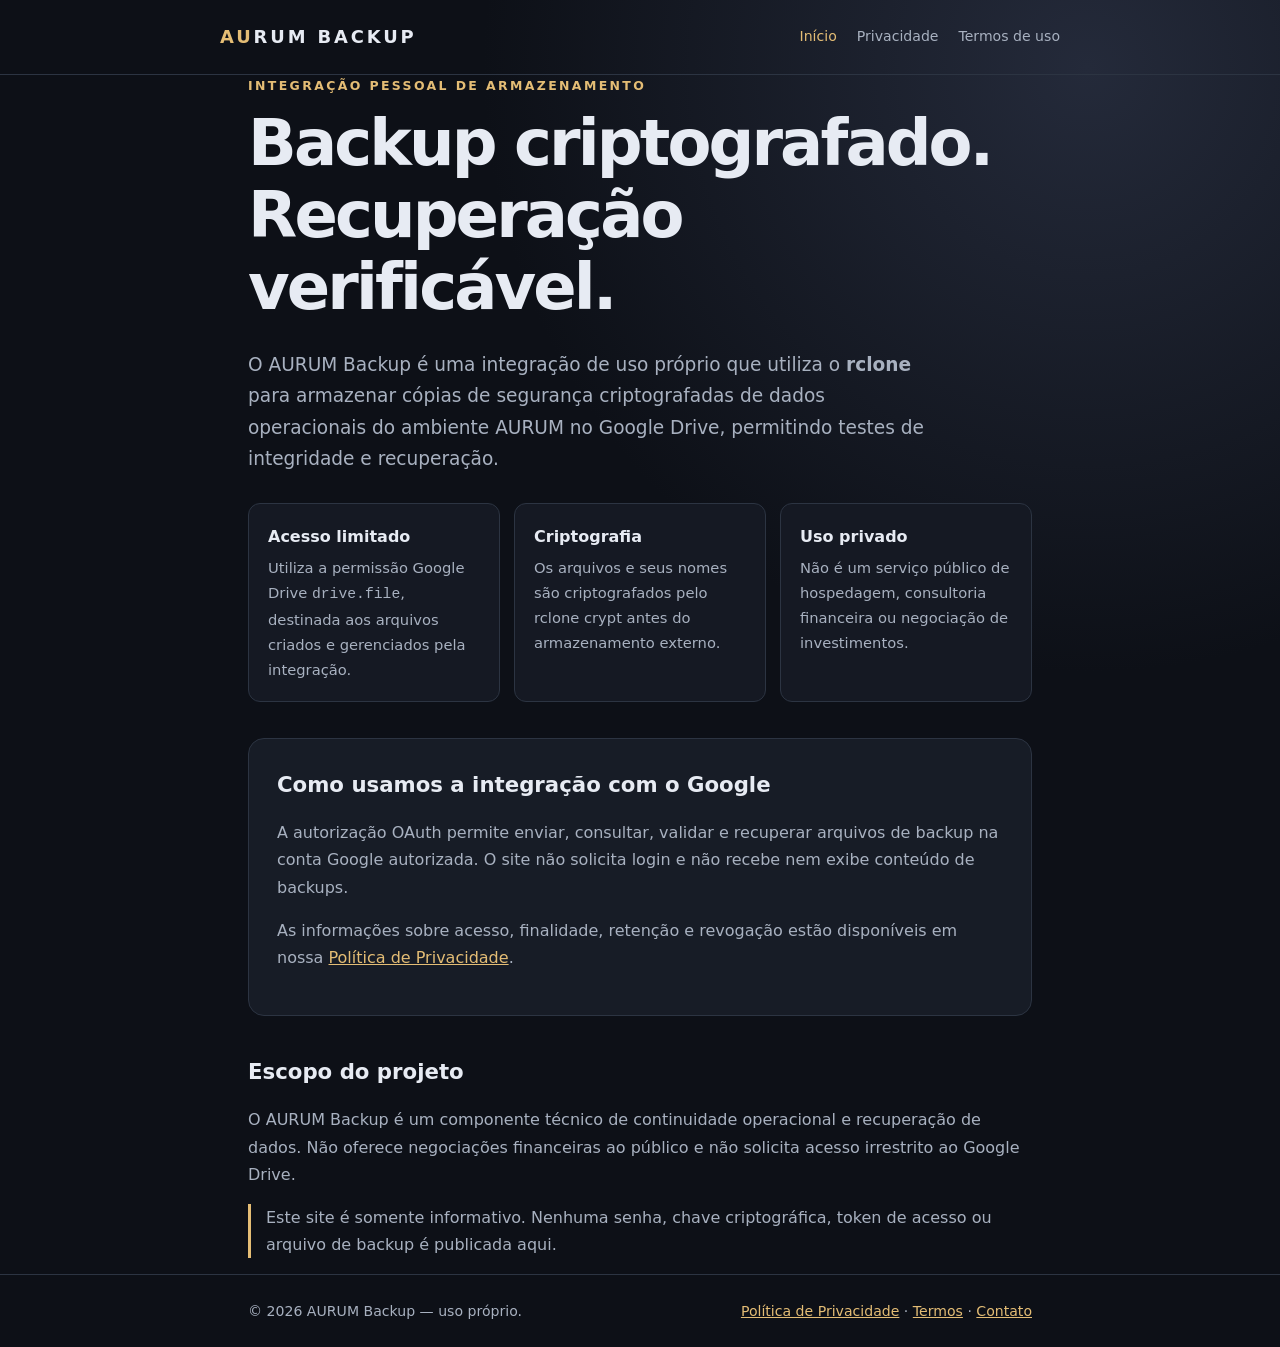
<file: index.html>
<!doctype html>
<html lang="pt-BR">
<head>
  <meta charset="utf-8">
  <meta name="viewport" content="width=device-width, initial-scale=1">
  <meta name="description" content="AURUM Backup: integração pessoal de backup criptografado com Google Drive por meio do rclone.">
  <title>AURUM Backup — Backup criptografado e recuperação</title>
  <link rel="stylesheet" href="style.css">
</head>
<body>
  <header><div class="shell top"><a class="brand" href="./"><b>AU</b>RUM <span>BACKUP</span></a><nav aria-label="Navegação principal"><a href="./" aria-current="page">Início</a><a href="privacidade.html">Privacidade</a><a href="termos.html">Termos de uso</a></nav></div></header>
  <main class="shell">
    <div class="eyebrow">Integração pessoal de armazenamento</div>
    <h1>Backup criptografado.<br>Recuperação verificável.</h1>
    <p class="lead">O AURUM Backup é uma integração de uso próprio que utiliza o <strong>rclone</strong> para armazenar cópias de segurança criptografadas de dados operacionais do ambiente AURUM no Google Drive, permitindo testes de integridade e recuperação.</p>
    <section class="facts" aria-label="Recursos"><div class="fact"><strong>Acesso limitado</strong><p>Utiliza a permissão Google Drive <code>drive.file</code>, destinada aos arquivos criados e gerenciados pela integração.</p></div><div class="fact"><strong>Criptografia</strong><p>Os arquivos e seus nomes são criptografados pelo rclone crypt antes do armazenamento externo.</p></div><div class="fact"><strong>Uso privado</strong><p>Não é um serviço público de hospedagem, consultoria financeira ou negociação de investimentos.</p></div></section>
    <section class="panel"><h2>Como usamos a integração com o Google</h2><p>A autorização OAuth permite enviar, consultar, validar e recuperar arquivos de backup na conta Google autorizada. O site não solicita login e não recebe nem exibe conteúdo de backups.</p><p>As informações sobre acesso, finalidade, retenção e revogação estão disponíveis em nossa <a href="privacidade.html">Política de Privacidade</a>.</p></section>
    <section><h2>Escopo do projeto</h2><p>O AURUM Backup é um componente técnico de continuidade operacional e recuperação de dados. Não oferece negociações financeiras ao público e não solicita acesso irrestrito ao Google Drive.</p></section>
    <p class="note">Este site é somente informativo. Nenhuma senha, chave criptográfica, token de acesso ou arquivo de backup é publicada aqui.</p>
  </main>
  <footer><div class="shell"><span>© 2026 AURUM Backup — uso próprio.</span><span><a href="privacidade.html">Política de Privacidade</a> · <a href="termos.html">Termos</a> · <a href="https://github.com/MarcelFortes/aurum-backup-site/issues">Contato</a></span></div></footer>
</body></html>
</file>
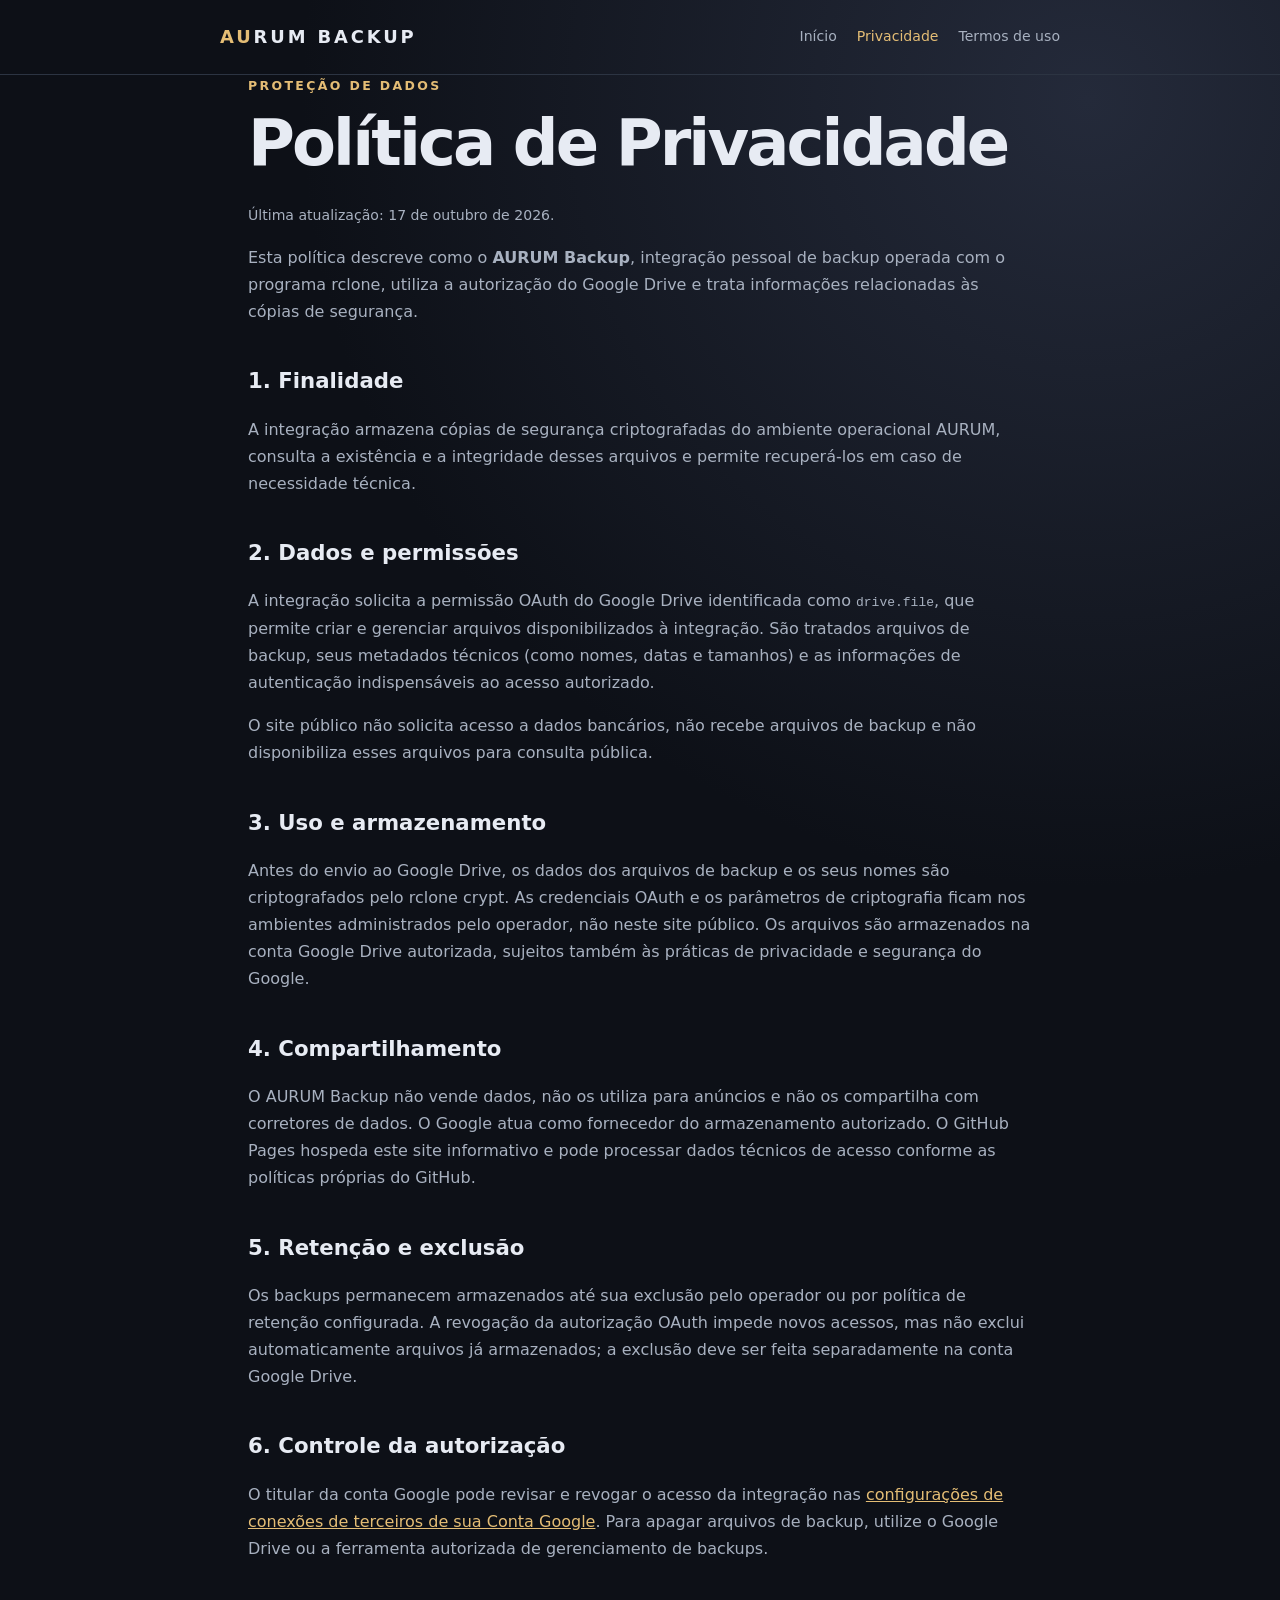
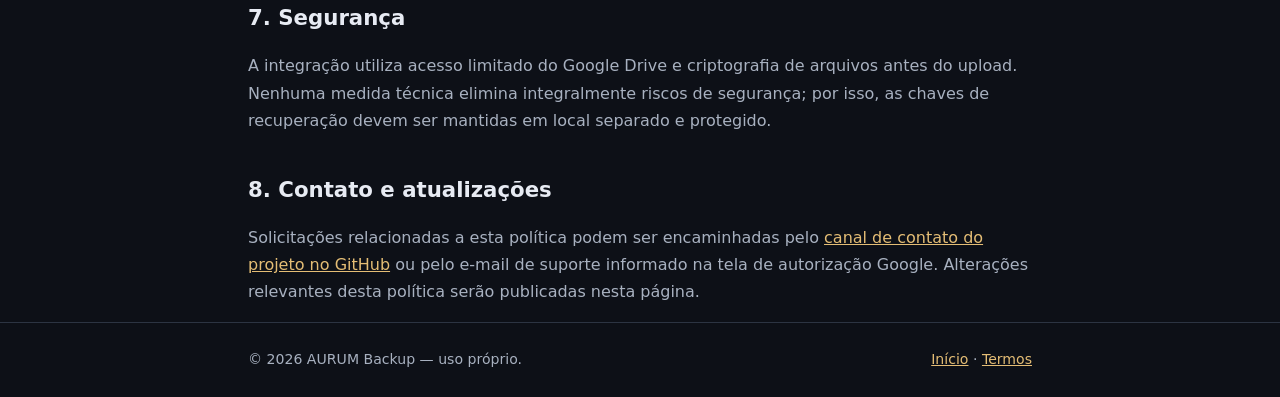
<file: privacidade.html>
<!doctype html>
<html lang="pt-BR">
<head><meta charset="utf-8"><meta name="viewport" content="width=device-width, initial-scale=1"><meta name="description" content="Política de Privacidade da integração AURUM Backup com o Google Drive."><title>Política de Privacidade — AURUM Backup</title><link rel="stylesheet" href="style.css"></head>
<body>
<header><div class="shell top"><a class="brand" href="./"><b>AU</b>RUM <span>BACKUP</span></a><nav aria-label="Navegação principal"><a href="./">Início</a><a href="privacidade.html" aria-current="page">Privacidade</a><a href="termos.html">Termos de uso</a></nav></div></header>
<main class="shell">
<div class="eyebrow">Proteção de dados</div><h1>Política de Privacidade</h1><p class="meta">Última atualização: 17 de outubro de 2026.</p>
<p>Esta política descreve como o <strong>AURUM Backup</strong>, integração pessoal de backup operada com o programa rclone, utiliza a autorização do Google Drive e trata informações relacionadas às cópias de segurança.</p>
<h2>1. Finalidade</h2><p>A integração armazena cópias de segurança criptografadas do ambiente operacional AURUM, consulta a existência e a integridade desses arquivos e permite recuperá-los em caso de necessidade técnica.</p>
<h2>2. Dados e permissões</h2><p>A integração solicita a permissão OAuth do Google Drive identificada como <code>drive.file</code>, que permite criar e gerenciar arquivos disponibilizados à integração. São tratados arquivos de backup, seus metadados técnicos (como nomes, datas e tamanhos) e as informações de autenticação indispensáveis ao acesso autorizado.</p><p>O site público não solicita acesso a dados bancários, não recebe arquivos de backup e não disponibiliza esses arquivos para consulta pública.</p>
<h2>3. Uso e armazenamento</h2><p>Antes do envio ao Google Drive, os dados dos arquivos de backup e os seus nomes são criptografados pelo rclone crypt. As credenciais OAuth e os parâmetros de criptografia ficam nos ambientes administrados pelo operador, não neste site público. Os arquivos são armazenados na conta Google Drive autorizada, sujeitos também às práticas de privacidade e segurança do Google.</p>
<h2>4. Compartilhamento</h2><p>O AURUM Backup não vende dados, não os utiliza para anúncios e não os compartilha com corretores de dados. O Google atua como fornecedor do armazenamento autorizado. O GitHub Pages hospeda este site informativo e pode processar dados técnicos de acesso conforme as políticas próprias do GitHub.</p>
<h2>5. Retenção e exclusão</h2><p>Os backups permanecem armazenados até sua exclusão pelo operador ou por política de retenção configurada. A revogação da autorização OAuth impede novos acessos, mas não exclui automaticamente arquivos já armazenados; a exclusão deve ser feita separadamente na conta Google Drive.</p>
<h2>6. Controle da autorização</h2><p>O titular da conta Google pode revisar e revogar o acesso da integração nas <a href="https://myaccount.google.com/connections">configurações de conexões de terceiros de sua Conta Google</a>. Para apagar arquivos de backup, utilize o Google Drive ou a ferramenta autorizada de gerenciamento de backups.</p>
<h2>7. Segurança</h2><p>A integração utiliza acesso limitado do Google Drive e criptografia de arquivos antes do upload. Nenhuma medida técnica elimina integralmente riscos de segurança; por isso, as chaves de recuperação devem ser mantidas em local separado e protegido.</p>
<h2>8. Contato e atualizações</h2><p>Solicitações relacionadas a esta política podem ser encaminhadas pelo <a href="https://github.com/MarcelFortes/aurum-backup-site/issues">canal de contato do projeto no GitHub</a> ou pelo e-mail de suporte informado na tela de autorização Google. Alterações relevantes desta política serão publicadas nesta página.</p>
</main><footer><div class="shell"><span>© 2026 AURUM Backup — uso próprio.</span><span><a href="./">Início</a> · <a href="termos.html">Termos</a></span></div></footer>
</body></html>
</file>
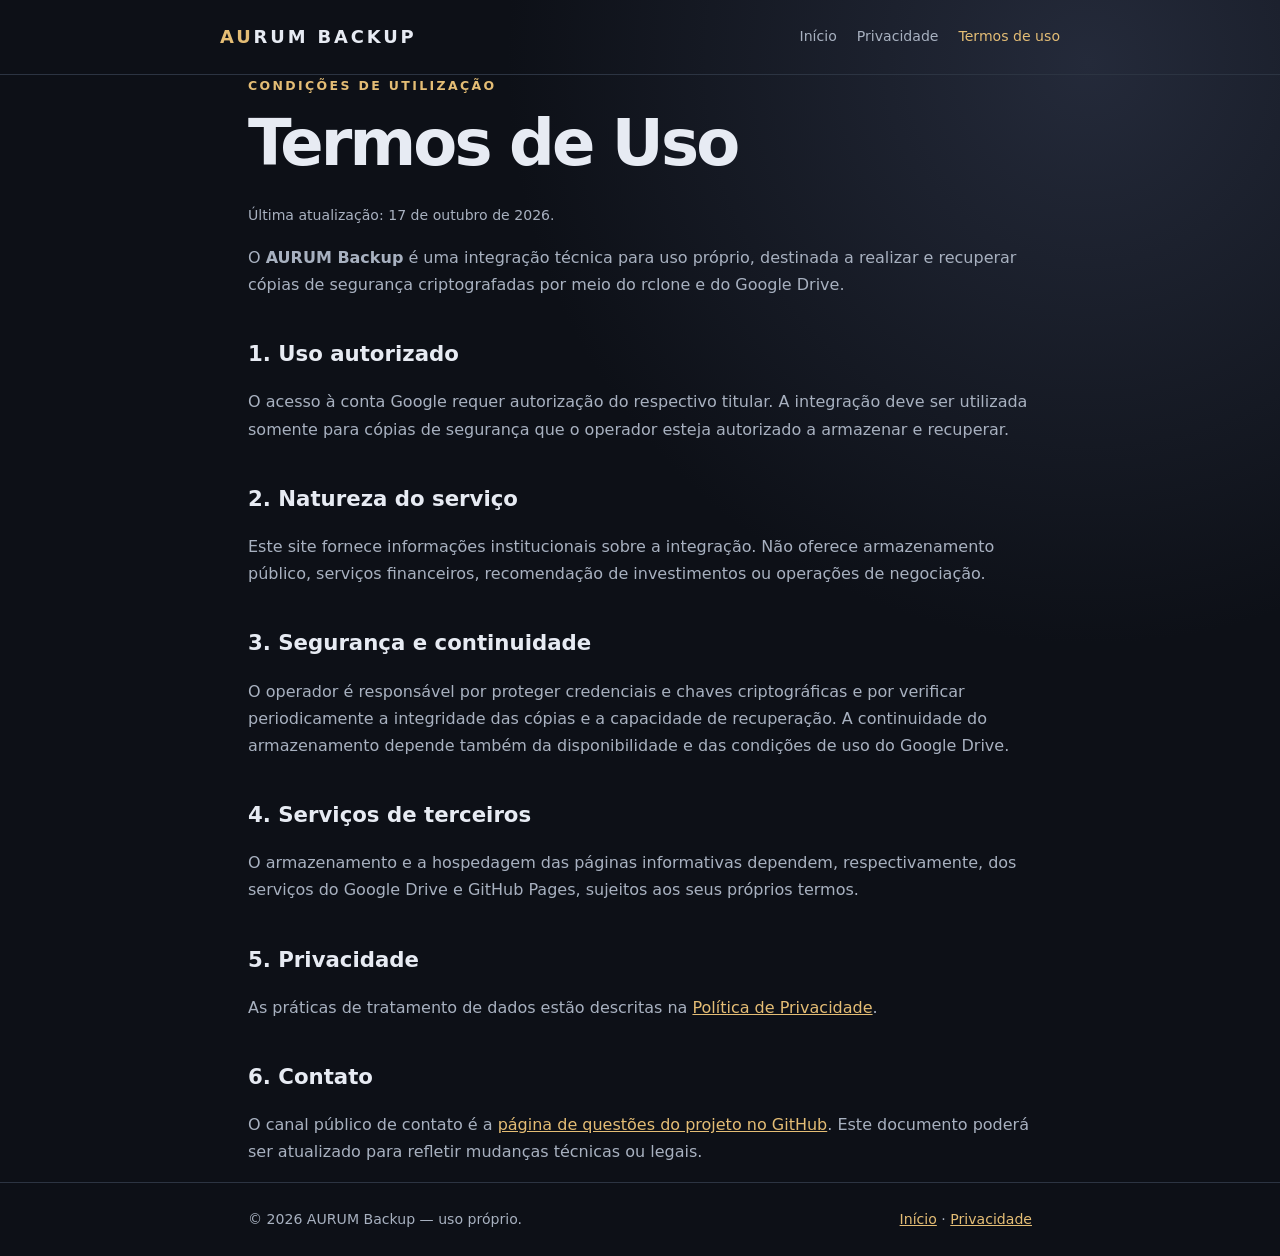
<file: termos.html>
<!doctype html>
<html lang="pt-BR">
<head><meta charset="utf-8"><meta name="viewport" content="width=device-width, initial-scale=1"><meta name="description" content="Termos de uso do AURUM Backup."><title>Termos de Uso — AURUM Backup</title><link rel="stylesheet" href="style.css"></head>
<body>
<header><div class="shell top"><a class="brand" href="./"><b>AU</b>RUM <span>BACKUP</span></a><nav aria-label="Navegação principal"><a href="./">Início</a><a href="privacidade.html">Privacidade</a><a href="termos.html" aria-current="page">Termos de uso</a></nav></div></header>
<main class="shell"><div class="eyebrow">Condições de utilização</div><h1>Termos de Uso</h1><p class="meta">Última atualização: 17 de outubro de 2026.</p><p>O <strong>AURUM Backup</strong> é uma integração técnica para uso próprio, destinada a realizar e recuperar cópias de segurança criptografadas por meio do rclone e do Google Drive.</p>
<h2>1. Uso autorizado</h2><p>O acesso à conta Google requer autorização do respectivo titular. A integração deve ser utilizada somente para cópias de segurança que o operador esteja autorizado a armazenar e recuperar.</p>
<h2>2. Natureza do serviço</h2><p>Este site fornece informações institucionais sobre a integração. Não oferece armazenamento público, serviços financeiros, recomendação de investimentos ou operações de negociação.</p>
<h2>3. Segurança e continuidade</h2><p>O operador é responsável por proteger credenciais e chaves criptográficas e por verificar periodicamente a integridade das cópias e a capacidade de recuperação. A continuidade do armazenamento depende também da disponibilidade e das condições de uso do Google Drive.</p>
<h2>4. Serviços de terceiros</h2><p>O armazenamento e a hospedagem das páginas informativas dependem, respectivamente, dos serviços do Google Drive e GitHub Pages, sujeitos aos seus próprios termos.</p>
<h2>5. Privacidade</h2><p>As práticas de tratamento de dados estão descritas na <a href="privacidade.html">Política de Privacidade</a>.</p>
<h2>6. Contato</h2><p>O canal público de contato é a <a href="https://github.com/MarcelFortes/aurum-backup-site/issues">página de questões do projeto no GitHub</a>. Este documento poderá ser atualizado para refletir mudanças técnicas ou legais.</p>
</main><footer><div class="shell"><span>© 2026 AURUM Backup — uso próprio.</span><span><a href="./">Início</a> · <a href="privacidade.html">Privacidade</a></span></div></footer>
</body></html>
</file>
<file: style.css>
:root{color-scheme:dark;--bg:#0d1017;--surface:#171c26;--stroke:#2c3442;--gold:#e4bd75;--fg:#e7ebf3;--muted:#a8b1c0}*{box-sizing:border-box}body{margin:0;background:radial-gradient(circle at 85% 5%,#242a3a 0%,transparent 36%),var(--bg);color:var(--fg);font-family:system-ui,-apple-system,BlinkMacSystemFont,"Segoe UI",Arial,sans-serif;line-height:1.7}a{color:var(--gold)}a:hover{text-decoration:none}.shell{max-width:840px;margin:0 auto;padding:0 28px}header{border-bottom:1px solid var(--stroke)}.top{display:flex;justify-content:space-between;align-items:center;gap:20px;flex-wrap:wrap;padding:22px 0}.brand{font-size:1.12rem;letter-spacing:.16em;text-decoration:none;color:var(--fg);font-weight:700}.brand b{color:var(--gold)}nav{display:flex;flex-wrap:wrap;gap:20px}nav a{color:var(--muted);font-size:.88rem;text-decoration:none}nav a[aria-current="page"]{color:var(--gold)}main{padding-top:68px;padding-bottom:90px}.eyebrow{font-size:.78rem;letter-spacing:.19em;font-weight:700;text-transform:uppercase;color:var(--gold)}h1{font-weight:720;letter-spacing:-.045em;line-height:1.13;font-size:clamp(2.3rem,6vw,4rem);margin:10px 0 25px}h2{font-size:1.33rem;margin:38px 0 12px}p,li{color:var(--muted)}.lead{font-size:1.16rem;max-width:700px}.panel{padding:28px;background:var(--surface);border:1px solid var(--stroke);border-radius:16px;margin-top:36px}.panel h2{margin-top:0}.facts{display:grid;grid-template-columns:repeat(auto-fit,minmax(210px,1fr));gap:14px;margin-top:28px}.fact{padding:19px;border:1px solid var(--stroke);border-radius:12px;background:#151923}.fact strong{color:var(--fg);display:block;margin-bottom:5px}.fact p{margin:0;font-size:.92rem}.note{border-left:3px solid var(--gold);padding-left:15px}.meta{font-size:.88rem}footer{border-top:1px solid var(--stroke);padding:25px 0;color:var(--muted);font-size:.88rem}footer .shell{display:flex;gap:20px;flex-wrap:wrap;justify-content:space-between}@media(max-width:640px){.shell{padding:0 20px}main{padding-top:44px}.top{align-items:flex-start;flex-direction:column}nav{gap:14px}.panel{padding:22px}}
</file>
